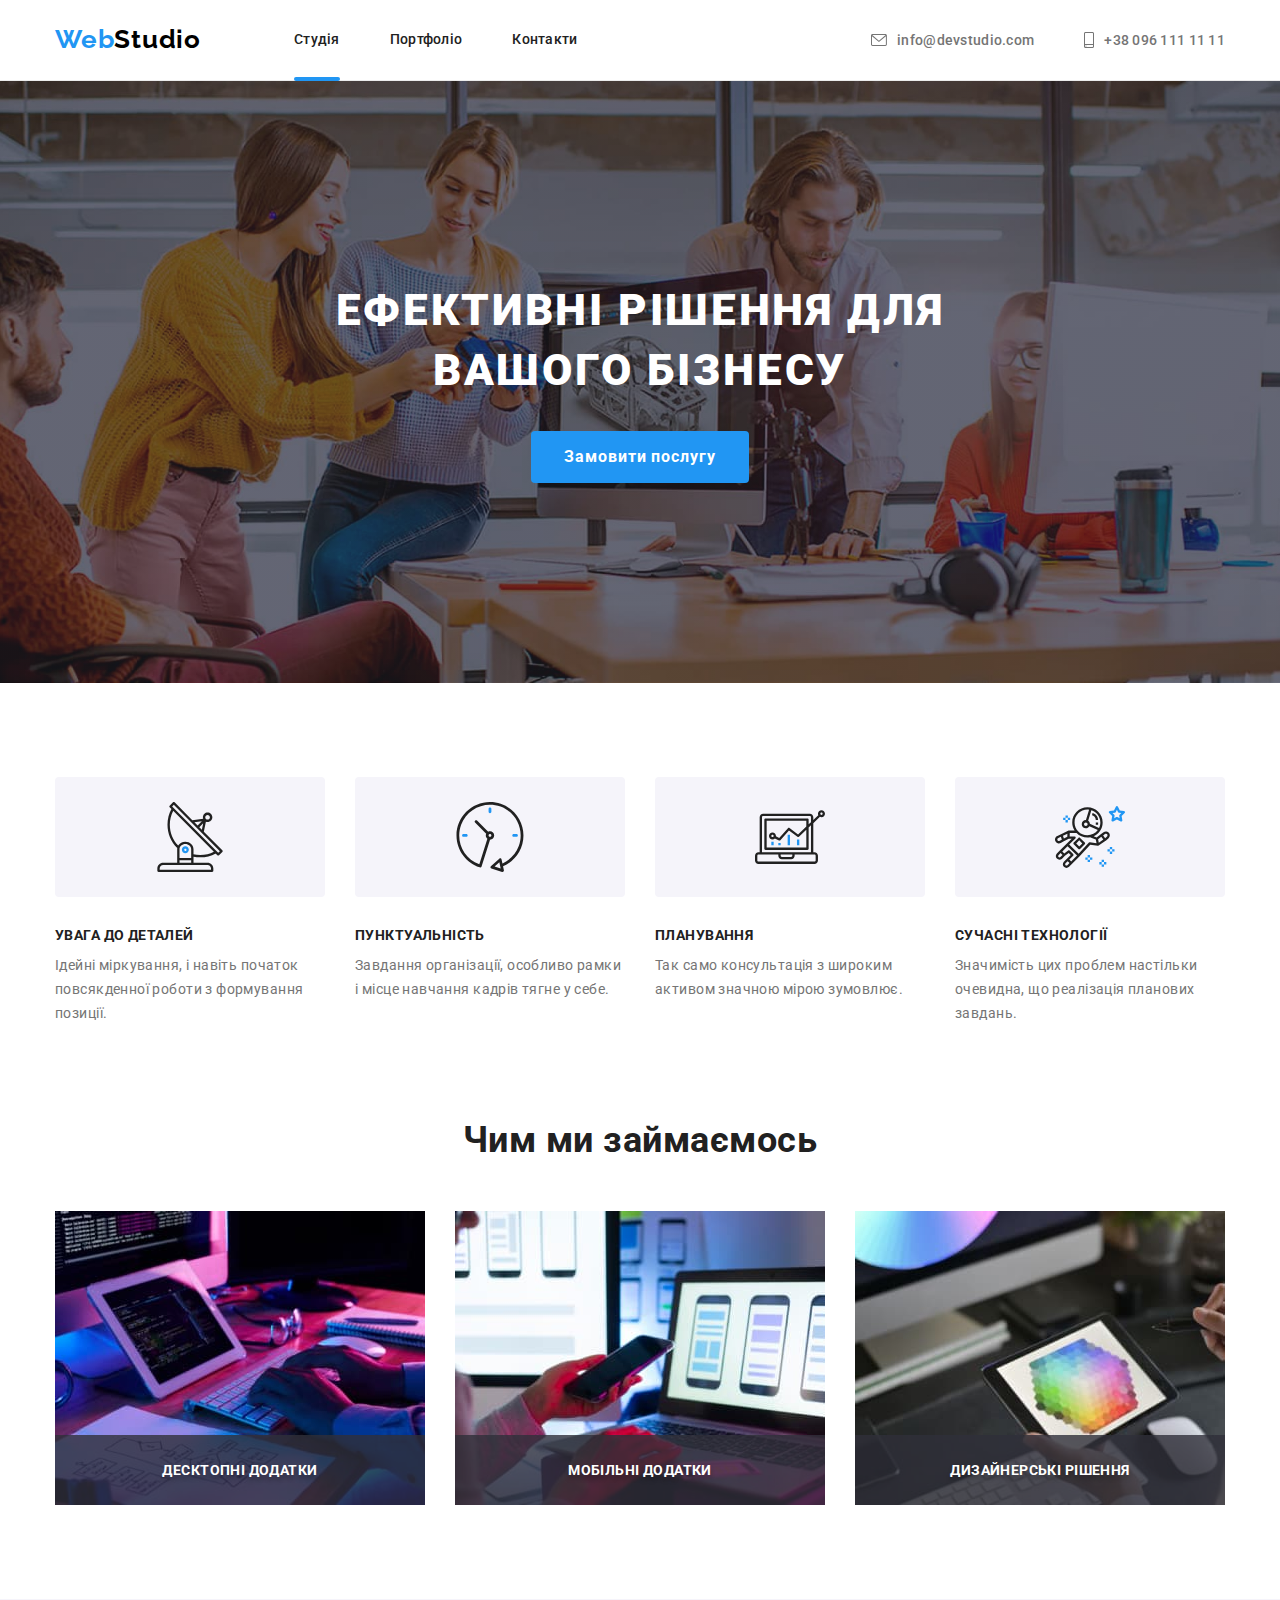
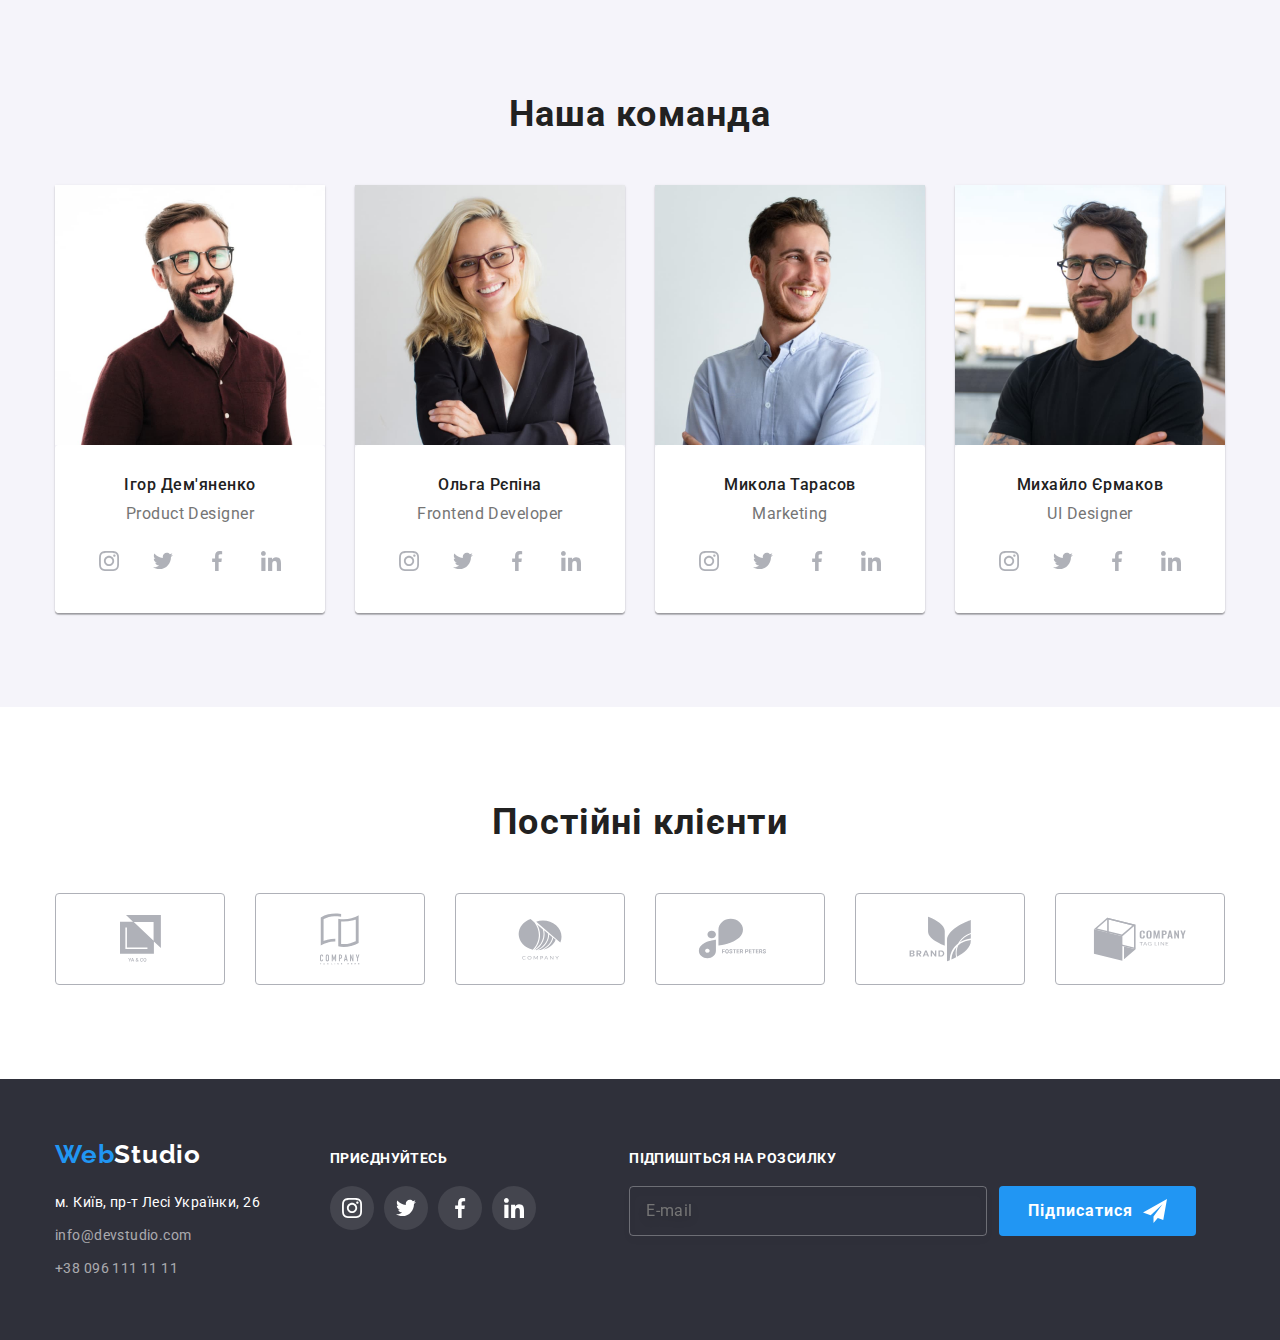
<file: index.html>
<!DOCTYPE html>
<html lang="uk">
  <head>
    <meta charset="UTF-8" />
    <meta name="description" content="Ефективні рішення для вашого бізнесу" />
    <meta http-equiv="X-UA-Compatible" content="IE=edge" />
    <title>Web Studio (Verion 2.1)</title>
    <!-- Шрифти -->
    <link rel="preconnect" href="https://fonts.googleapis.com" />
    <link rel="preconnect" href="https://fonts.gstatic.com" crossorigin />
    <link
      href="https://fonts.googleapis.com/css2?family=Raleway:wght@700&family=Roboto:wght@400;500;700;900&display=swap"
      rel="stylesheet"
    />
    <!--Нормалізатор-->
    <link
      rel="stylesheet"
      href="https://cdnjs.cloudflare.com/ajax/libs/modern-normalize/1.1.0/modern-normalize.min.css"
    />
    <!-- Стилі -->
    <link rel="stylesheet" href="./css/styles.css" />
  </head>
  <body>
    <!--Шапка сайту-->
    <header class="header">
      <div class="container container-header">
        <a class="site-logo" href="./index.html">Web<span class="logo-black">Studio</span></a>
        <nav class="header-navigation">
          <ul class="heder-navi-list list">
            <!--Посилання для переходу на інші сторінки нашого сайту-->
            <li class="list">
              <a class="list-description touch" href="./index.html">Студія</a>
            </li>
            <li class="list"><a class="list-description" href="./portfolio.html">Портфоліо</a></li>
            <li class="list"><a class="list-description" href="">Контакти</a></li>
          </ul>
        </nav>
        <ul class="list-contacts list">
          <li class="list-con">
            <a class="header-contact header-mail" href="mailto:info@devstudio.com">
              <svg class="contact-icon" width="16" height="12">
                <use href="./images/icons.svg#icon-header-letter"></use>
              </svg>
              info@devstudio.com
            </a>
          </li>
          <li class="list-con">
            <a class="header-contact header-phone" href="tel:+380961111111">
              <svg class="contact-icon" width="10" height="16">
                <use href="./images/icons.svg#icon-header-smartphone"></use>
              </svg>
              +38 096 111 11 11</a
            >
          </li>
        </ul>
      </div>
    </header>
    <!--Основний контент-->
    <main class="main">
      <!--Заголовок-->
      <section class="section-head section">
        <div class="container head-bground">
          <h1 class="head-text">Ефективні рішення для вашого бізнесу</h1>
          <button type="button" class="button-order" data-modal-open>Замовити послугу</button>
        </div>
      </section>
      <!--Особливості-->
      <section class="section specials">
        <div class="container">
          <h2 class="visually-hidden">Особливсоті команди</h2>
          <ul class="list-specials list">
            <li class="list-specials-item list-icon-one">
              <div class="specials-icon">
                <svg class="list-icon" width="70px" height="70px">
                  <use href="./images/icons.svg#icon-skills-antenna"></use>
                </svg>
              </div>
              <h3 class="specials-head">Увага до деталей</h3>
              <p class="specials-paragraph">
                Ідейні міркування, і навіть початок повсякденної роботи з формування позиції.
              </p>
            </li>
            <li class="list-specials-item list-icon-two">
              <div class="specials-icon">
                <svg class="list-icon" width="70" height="70">
                  <use href="./images/icons.svg#icon-skills-clock"></use>
                </svg>
              </div>
              <h3 class="specials-head">Пунктуальність</h3>
              <p class="specials-paragraph">
                Завдання організації, особливо рамки і місце навчання кадрів тягне у себе.
              </p>
            </li>
            <li class="list-specials-item list-icon-three">
              <div class="specials-icon">
                <svg class="list-icon" width="70" height="70">
                  <use href="./images/icons.svg#icon-skills-diagram"></use>
                </svg>
              </div>
              <h3 class="specials-head">Планування</h3>
              <p class="specials-paragraph">
                Так само консультація з широким активом значною мірою зумовлює.
              </p>
            </li>
            <li class="list-specials-item list-icon-four">
              <div class="specials-icon">
                <svg class="list-icon" width="70" height="70">
                  <use href="./images/icons.svg#icon-skills-astronaut"></use>
                </svg>
              </div>
              <h3 class="specials-head">Сучасні технології</h3>
              <p class="specials-paragraph">
                Значимість цих проблем настільки очевидна, що реалізація планових завдань.
              </p>
            </li>
          </ul>
        </div>
      </section>
      <!--Чим ми займаємось-->
      <section class="section work">
        <div class="container">
          <h2 class="work-head">Чим ми займаємось</h2>
          <ul class="work-list list">
            <li class="work-item">
              <div class="work-img">
                <img
                  class="work-image"
                  src="images/img1.jpg"
                  alt="Ipad Air з клавіатурою на сірому дерев'яному столі"
                  width="370"
                  height="294"
                />
                <div class="work-img-text">десктопні додатки</div>
              </div>
            </li>
            <li class="work-item">
              <div class="work-img">
                <img
                  class="work-image"
                  src="images/img2.jpg"
                  alt="Iphone в руці та ноутбук на столі"
                  width="370"
                  height="294"
                />
                <div class="work-img-text">мобільні додатки</div>
              </div>
            </li>
            <li class="work-item">
              <div class="work-img">
                <img
                  class="work-image"
                  src="images/img3.jpg"
                  alt="Ipad в руці з кольоровою картинкою"
                  width="370"
                  height="294"
                />
                <div class="work-img-text">дизайнерські рішення</div>
              </div>
            </li>
          </ul>
        </div>
      </section>
      <!--Наша команда-->
      <section class="section team">
        <div class="container">
          <h2 class="team-head">Наша команда</h2>
          <ul class="team-list list">
            <li class="team-item">
              <img
                class="team-image"
                src="images/img4.jpg"
                alt="Чоловік в окулярах посміхається"
                width="270"
                height="260"
              />
              <div class="teamate-cntnr">
                <h3 class="teamate">Ігор Дем'яненко</h3>
                <p class="teamate-position">Product Designer</p>
                <ul class="team-icons-list list">
                  <li class="team-icons-item">
                    <a class="team-icons-link" href="">
                      <svg class="team-icon" width="20" height="20">
                        <use href="./images/icons.svg#icon-cmnd-instagram"></use>
                      </svg>
                    </a>
                  </li>
                  <li class="team-icons-item">
                    <a class="team-icons-link" href="">
                      <svg class="team-icon" width="20" height="20">
                        <use href="./images/icons.svg#icon-cmnd-twitter"></use>
                      </svg>
                    </a>
                  </li>
                  <li class="team-icons-item">
                    <a class="team-icons-link" href="">
                      <svg class="team-icon" width="20" height="20">
                        <use href="./images/icons.svg#icon-cmnd-facebook"></use>
                      </svg>
                    </a>
                  </li>
                  <li class="team-icons-item">
                    <a class="team-icons-link" href="">
                      <svg class="team-icon" width="20" height="20">
                        <use href="./images/icons.svg#icon-cmnd-linkedin"></use>
                      </svg>
                    </a>
                  </li>
                </ul>
              </div>
            </li>

            <li class="team-item">
              <img
                class="team-image"
                src="images/img5.jpg"
                alt="Світловолоса жінка в окулярах посміхається"
                width="270"
                height="260"
              />
              <div class="teamate-cntnr">
                <h3 class="teamate">Ольга Рєпіна</h3>
                <p class="teamate-position">Frontend Developer</p>
                <ul class="team-icons-list list">
                  <li class="team-icons-item">
                    <a class="team-icons-link" href="">
                      <svg class="team-icon" width="20" height="20">
                        <use href="./images/icons.svg#icon-cmnd-instagram"></use>
                      </svg>
                    </a>
                  </li>
                  <li class="team-icons-item">
                    <a class="team-icons-link" href="">
                      <svg class="team-icon" width="20" height="20">
                        <use href="./images/icons.svg#icon-cmnd-twitter"></use>
                      </svg>
                    </a>
                  </li>
                  <li class="team-icons-item">
                    <a class="team-icons-link" href="">
                      <svg class="team-icon" width="20" height="20">
                        <use href="./images/icons.svg#icon-cmnd-facebook"></use>
                      </svg>
                    </a>
                  </li>
                  <li class="team-icons-item">
                    <a class="team-icons-link" href="">
                      <svg class="team-icon" width="20" height="20">
                        <use href="./images/icons.svg#icon-cmnd-linkedin"></use>
                      </svg>
                    </a>
                  </li>
                </ul>
              </div>
            </li>
            <li class="team-item">
              <img
                class="team-image"
                src="images/img6.jpg"
                alt="Чоловік в голубій сорочці посміхається"
                width="270"
                height="260"
              />
              <div class="teamate-cntnr">
                <h3 class="teamate">Микола Тарасов</h3>
                <p class="teamate-position">Marketing</p>
                <ul class="team-icons-list list">
                  <li class="team-icons-item">
                    <a class="team-icons-link" href="">
                      <svg class="team-icon" width="20" height="20">
                        <use href="./images/icons.svg#icon-cmnd-instagram"></use>
                      </svg>
                    </a>
                  </li>
                  <li class="team-icons-item">
                    <a class="team-icons-link" href="">
                      <svg class="team-icon" width="20" height="20">
                        <use href="./images/icons.svg#icon-cmnd-twitter"></use>
                      </svg>
                    </a>
                  </li>
                  <li class="team-icons-item">
                    <a class="team-icons-link" href="">
                      <svg class="team-icon" width="20" height="20">
                        <use href="./images/icons.svg#icon-cmnd-facebook"></use>
                      </svg>
                    </a>
                  </li>
                  <li class="team-icons-item">
                    <a class="team-icons-link" href="">
                      <svg class="team-icon" width="20" height="20">
                        <use href="./images/icons.svg#icon-cmnd-linkedin"></use>
                      </svg>
                    </a>
                  </li>
                </ul>
              </div>
            </li>
            <li class="team-item">
              <img
                class="team-image"
                src="images/img7.jpg"
                alt="Чоловік з бродою в темній футболці посміхається"
                width="270"
                height="260"
              />
              <div class="teamate-cntnr">
                <h3 class="teamate">Михайло Єрмаков</h3>
                <p class="teamate-position">UI Designer</p>
                <ul class="team-icons-list list">
                  <li class="team-icons-item">
                    <a class="team-icons-link" href="">
                      <svg class="team-icon" width="20" height="20">
                        <use href="./images/icons.svg#icon-cmnd-instagram"></use>
                      </svg>
                    </a>
                  </li>
                  <li class="team-icons-item">
                    <a class="team-icons-link" href="">
                      <svg class="team-icon" width="20" height="20">
                        <use href="./images/icons.svg#icon-cmnd-twitter"></use>
                      </svg>
                    </a>
                  </li>
                  <li class="team-icons-item">
                    <a class="team-icons-link" href="">
                      <svg class="team-icon" width="20" height="20">
                        <use href="./images/icons.svg#icon-cmnd-facebook"></use>
                      </svg>
                    </a>
                  </li>
                  <li class="team-icons-item">
                    <a class="team-icons-link" href="">
                      <svg class="team-icon" width="20" height="20">
                        <use href="./images/icons.svg#icon-cmnd-linkedin"></use>
                      </svg>
                    </a>
                  </li>
                </ul>
              </div>
            </li>
          </ul>
        </div>
      </section>
      <!-- постійні клієнти -->
      <section class="section clients">
        <div class="container">
          <h2 class="clients-title">Постійні клієнти</h2>
          <ul class="clients-list list">
            <li class="clients-item">
              <a class="clients-link" href="">
                <svg class="clients-icon" width="41" height="47">
                  <use href="./images/icons.svg#icon-group-clients1"></use>
                </svg>
              </a>
            </li>
            <li class="clients-list-item">
              <a class="clients-link" href="">
                <svg class="clients-icon" width="40" height="52">
                  <use href="./images/icons.svg#icon-group-clients2"></use>
                </svg>
              </a>
            </li>
            <li class="clients-list-item">
              <a class="clients-link" href="">
                <svg class="clients-icon" width="44" height="42">
                  <use href="./images/icons.svg#icon-group-clients3"></use>
                </svg>
              </a>
            </li>
            <li class="clients-list-item">
              <a class="clients-link" href="">
                <svg class="clients-icon" width="85" height="41">
                  <use href="./images/icons.svg#icon-group-clients4"></use>
                </svg>
              </a>
            </li>
            <li class="clients-list-item">
              <a class="clients-link" href="">
                <svg class="clients-icon" width="63" height="46">
                  <use href="./images/icons.svg#icon-group-clients5"></use>
                </svg>
              </a>
            </li>
            <li class="clients-list-item">
              <a class="clients-link" href="">
                <svg class="clients-icon" width="94" height="44">
                  <use href="./images/icons.svg#icon-group-clients6"></use>
                </svg>
              </a>
            </li>
          </ul>
        </div>
      </section>
    </main>

    <!--Нижня частина Footer -->

    <footer class="footer">
      <div class="container footer-flex">
        <div class="footer-adress">
          <a class="footer-site-logo logofooter" href="./index.html"
            >Web<span class="logo-white">Studio</span></a
          >
          <address class="adress">
            <ul class="adress-list list">
              <li class="adress-item">
                <a
                  class="link"
                  href="https://goo.gl/maps/pMzpVghWTdphN7kk7"
                  target="_blank"
                  rel="noopener noreferrer"
                  >м. Київ, пр-т Лесі Українки, 26
                </a>
              </li>
              <li class="adress-item">
                <a class="footer-contact" href="mailto:info@devstudio.com">info@devstudio.com</a>
              </li>
              <li class="adress-item">
                <a class="footer-contact" href="tel:+380961111111">+38 096 111 11 11</a>
              </li>
            </ul>
          </address>
        </div>
        <div class="footer-links-flex">
          <p class="footer-links-text">Приєднуйтесь</p>
          <ul class="footer-icons-list list">
            <li class="footer-icons-item">
              <a class="footer-icons-link" href="">
                <svg class="footer-icon" width="20" height="20">
                  <use href="./images/icons.svg#icon-cmnd-instagram"></use>
                </svg>
              </a>
            </li>
            <li class="footer-icons-item">
              <a class="footer-icons-link" href="">
                <svg class="footer-icon" width="20" height="20">
                  <use href="./images/icons.svg#icon-cmnd-twitter"></use>
                </svg>
              </a>
            </li>
            <li class="footer-icons-item">
              <a class="footer-icons-link" href="">
                <svg class="footer-icon" width="20" height="20">
                  <use href="./images/icons.svg#icon-cmnd-facebook"></use>
                </svg>
              </a>
            </li>
            <li class="footer-icons-item">
              <a class="footer-icons-link" href="">
                <svg class="footer-icon" width="20" height="20">
                  <use href="./images/icons.svg#icon-cmnd-linkedin"></use>
                </svg>
              </a>
            </li>
          </ul>
        </div>

        <!-- кнопка підписатися -->

        <form class="footer-form" action="#">
          <p class="footer-form-title">Підпишіться на розсилку</p>
          <div class="subscrtibe-wrapper">
            <input
              id="footer-subscribe-email"
              class="footer-form-input input-highlight"
              type="email"
              name="subscribe-email"
              placeholder="E-mail"
              required
            />
            <button class="footer-form-submit" type="submit">
              Підписатися
              <svg class="footer-btn-icon" width="24" height="24">
                <use href="./images/icons.svg#icon-icon-send"></use>
              </svg>
            </button>
          </div>
        </form>
      </div>
    </footer>

    <!-- Modal + Backdrop -->

    <div class="backdrop is-hidden" data-modal>
      <div class="modal">
        <form class="registration-form" name="registration-form" autocomplete="on">
          <strong class="form-title">Залиште свої дані, ми вам передзвонимо</strong>
          <div class="form-items" role="group">
            <label class="form-field">
              <span class="form-label">Ім'я</span>
              <input class="form-input" type="text" name="user-name" required />
              <svg class="form-icon" width="18" height="18">
                <use href="./images/icons.svg#icon-email-black"></use>
              </svg>
            </label>
            <label class="form-field">
              <span class="form-label">Телефон</span>
              <input class="form-input" type="text" name="user-phone" required />
              <svg class="form-icon" width="18" height="18">
                <use href="./images/icons.svg#icon-phone-black"></use>
              </svg>
            </label>
            <label class="form-field">
              <span class="form-label">Пошта</span>
              <input class="form-input" type="email" name="user-mail" required />
              <svg class="form-icon" width="18" height="18">
                <use href="./images/icons.svg#icon-person-black"></use>
              </svg>
            </label>
            <label class="form-field">
              <span class="form-label">Коментар</span>
              <textarea
                class="form-message"
                name="user-message"
                rows="6"
                placeholder="Введіть текст"
              ></textarea>
            </label>
          </div>

          <label class="form-agreement">
            <input class="form-checkbox" type="checkbox" />
            <svg class="form-checkbox-icon" width="16" height="16">
              <use class="form-icon-unchecked" href="./images/icons.svg#icon-unchecked"></use>
              <use class="form-icon-checked" href="./images/icons.svg#icon-checked"></use>
            </svg>
            <span class="form-agreement-text"
              >Погоджуюся з розсилкою та приймаю
              <a class="form-agreement-link" href="">Умови договору</a>
            </span>
          </label>

          <button class="form-btn" type="submit">Відправити</button>
        </form>

        <button type="button" class="modal-close-button" data-modal-close>
          <svg class="close-modal-icon" width="11" height="11">
            <use href="./images/icons.svg#icon-close-black"></use>
          </svg>
        </button>
      </div>
    </div>
    <script src="./js/modal.js"></script>
  </body>
</html>
</file>
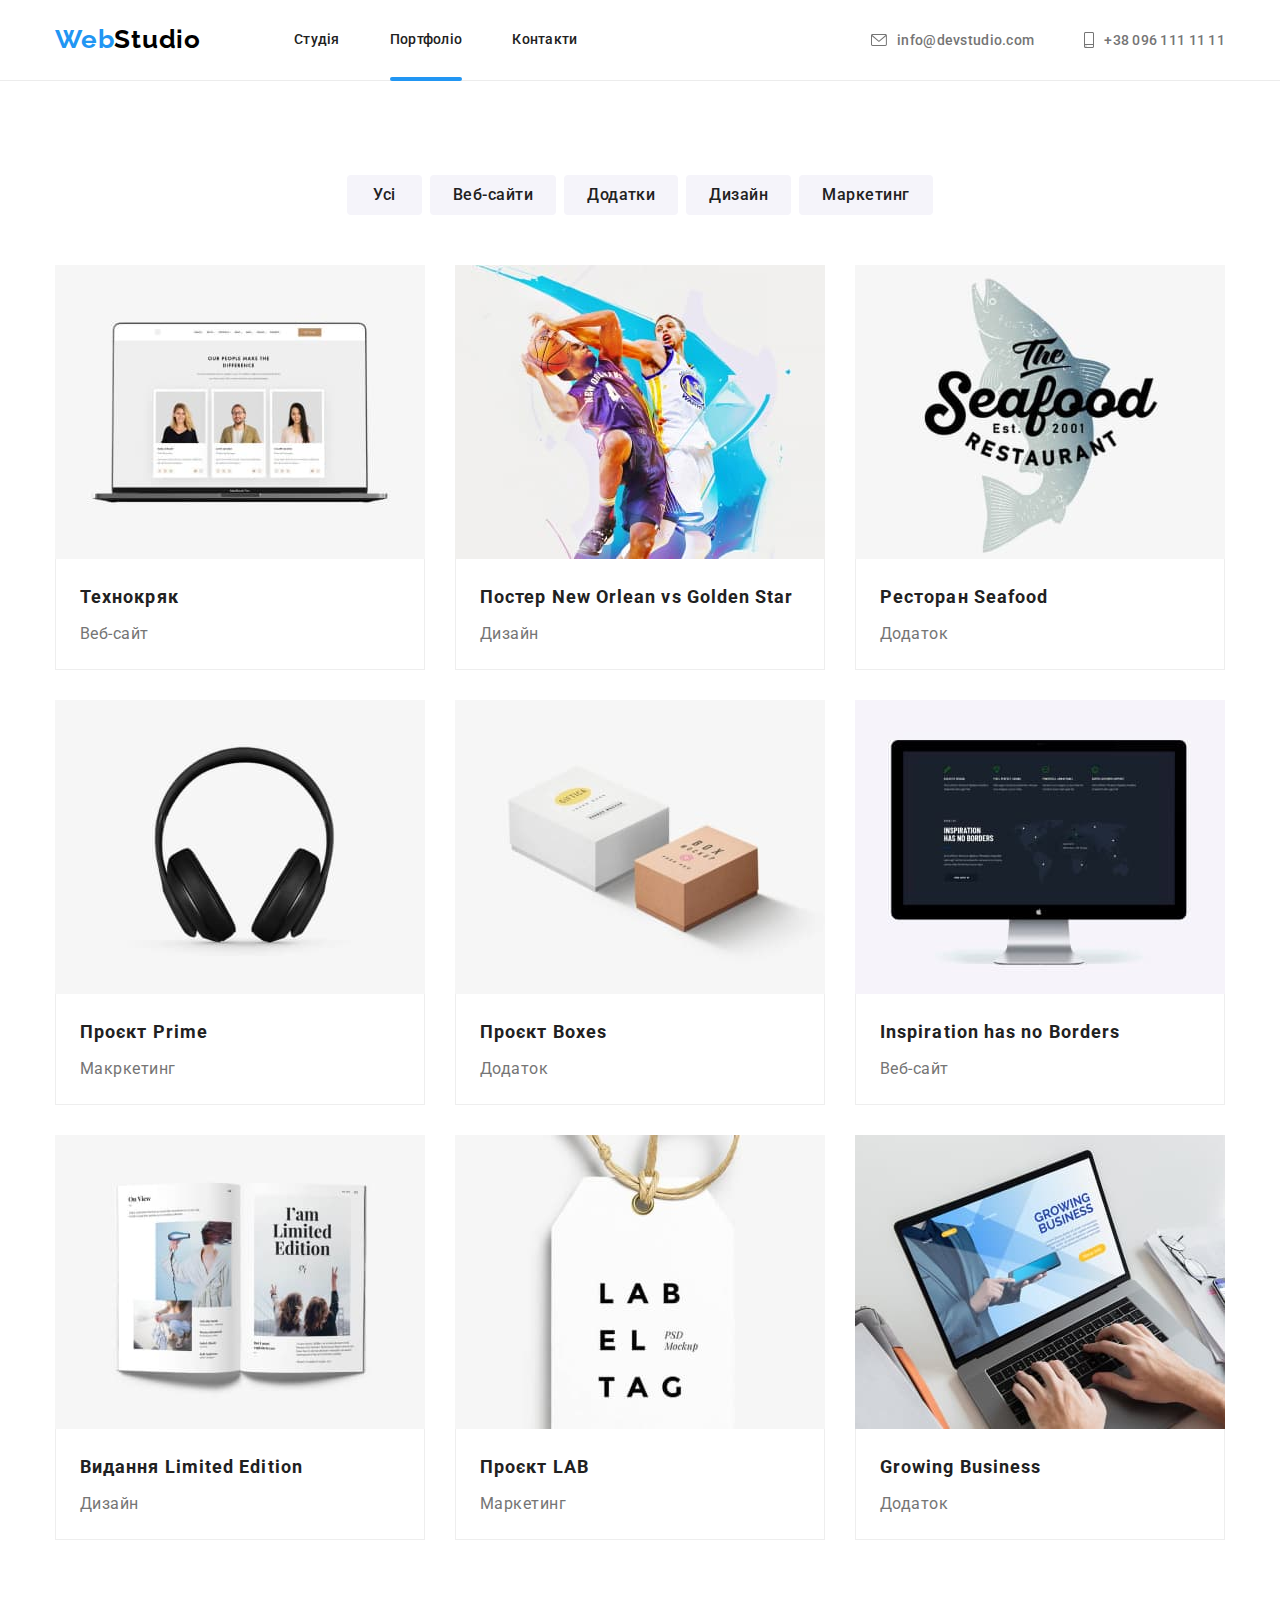
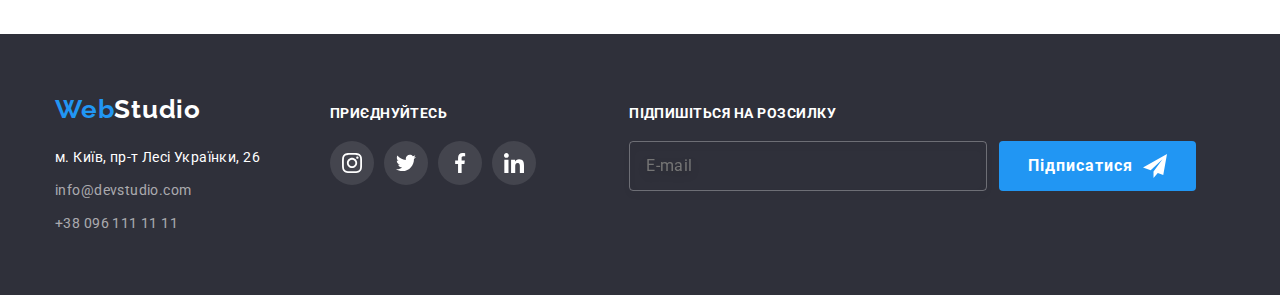
<file: portfolio.html>
<!DOCTYPE html>
<html lang="uk">
  <head>
    <meta charset="UTF-8" />
    <meta name="description" content="Ефективні рішення для вашого бізнесу" />
    <meta http-equiv="X-UA-Compatible" content="IE=edge" />
    <title>Web Studio (Verion 2.1)</title>
    <!-- Шрифти -->
    <link rel="preconnect" href="https://fonts.googleapis.com" />
    <link rel="preconnect" href="https://fonts.gstatic.com" crossorigin />
    <link
      href="https://fonts.googleapis.com/css2?family=Raleway:wght@700&family=Roboto:wght@400;500;700;900&display=swap"
      rel="stylesheet"
    />
    <!--Нормалізатор-->
    <link
      rel="stylesheet"
      href="https://cdnjs.cloudflare.com/ajax/libs/modern-normalize/1.1.0/modern-normalize.min.css"
    />
    <!-- Стилі -->
    <link rel="stylesheet" href="./css/styles.css" />
  </head>
  <body>
    <!--Шапка сайту-->
    <header class="header">
      <div class="container container-header">
        <a class="site-logo" href="./index.html">Web<span class="logo-black">Studio</span></a>
        <nav class="header-navigation">
          <ul class="heder-navi-list list">
            <!--Посилання для переходу на інші сторінки нашого сайту-->
            <li class="list">
              <a class="list-description" href="./index.html">Студія</a>
            </li>
            <li class="list">
              <a class="list-description touch" href="./portfolio.html">Портфоліо</a>
            </li>
            <li class="list"><a class="list-description" href="">Контакти</a></li>
          </ul>
        </nav>
        <ul class="list-contacts list">
          <li class="list-con">
            <a class="header-contact header-mail" href="mailto:info@devstudio.com">
              <svg class="contact-icon" width="16" height="12">
                <use href="./images/icons.svg#icon-header-letter"></use>
              </svg>
              info@devstudio.com
            </a>
          </li>
          <li class="list-con">
            <a class="header-contact header-phone" href="tel:+380961111111">
              <svg class="contact-icon" width="10" height="16">
                <use href="./images/icons.svg#icon-header-smartphone"></use>
              </svg>
              +38 096 111 11 11</a
            >
          </li>
        </ul>
      </div>
    </header>
    <!--Контент портфоліо-->
    <main class="portpholio-main">
      <section class="section portpholio">
        <div class="container">
          <h1 class="visually-hidden">Кнопки з проектами</h1>
          <ul class="buttons-folio-list list">
            <li class="button-description-f">
              <button type="button" class="inlist-button-pholio all">Усі</button>
            </li>
            <li class="button-description-f">
              <button type="button" class="inlist-button-pholio">Веб-сайти</button>
            </li>
            <li class="button-description-f">
              <button type="button" class="inlist-button-pholio">Додатки</button>
            </li>
            <li class="button-description-f">
              <button type="button" class="inlist-button-pholio">Дизайн</button>
            </li>
            <li class="button-description-f">
              <button type="button" class="inlist-button-pholio">Маркетинг</button>
            </li>
          </ul>
          <!--Фото проектів-->
          <ul class="projects list">
            <li class="project-card">
              <a class="links portfolio-link" href="">
                <div class="portfolio-link-photo">
                  <img
                    src="./images/portpholio/img.jpg"
                    alt="ноутбук з відкритим сайтом технокряка"
                    width="370"
                    height="294"
                  />
                  <p class="portfolio-overlay">
                    Ресурс пропонує комплексні пропозиції з різним рівнем функціоналу та сервісів.
                    Все це дозволить відвідувачу отримати вичерпні відомості про компанію чи
                    приватну особу.
                  </p>
                </div>
                <div class="portfolio-pictures">
                  <h2 class="project-head">Технокряк</h2>
                  <p class="project-info">Веб-сайт</p>
                </div>
              </a>
            </li>
            <li class="project-card">
              <a class="links portfolio-link" href="">
                <div class="portfolio-link-photo">
                  <img
                    src="./images/portpholio/img(1).jpg"
                    alt="два баскетболіста з мячем в руках"
                    width="370"
                    height="294"
                  />
                  <p class="portfolio-overlay">
                    Ресурс пропонує комплексні пропозиції з різним рівнем функціоналу та сервісів.
                    Все це дозволить відвідувачу отримати вичерпні відомості про компанію чи
                    приватну особу.
                  </p>
                </div>
                <div class="portfolio-pictures">
                  <h2 class="project-head">Постер New Orlean vs Golden Star</h2>
                  <p class="project-info">Дизайн</p>
                </div>
              </a>
            </li>
            <li class="project-card">
              <a class="links portfolio-link" href="">
                <div class="portfolio-link-photo">
                  <img
                    src="./images/portpholio/img(2).jpg"
                    alt="логотип ресторана Seafood"
                    width="370"
                    height="294"
                  />
                  <p class="portfolio-overlay">
                    Ресурс пропонує комплексні пропозиції з різним рівнем функціоналу та сервісів.
                    Все це дозволить відвідувачу отримати вичерпні відомості про компанію чи
                    приватну особу.
                  </p>
                </div>
                <div class="portfolio-pictures">
                  <h2 class="project-head">Ресторан Seafood</h2>
                  <p class="project-info">Додаток</p>
                </div>
              </a>
            </li>
            <li class="project-card">
              <a class="links portfolio-link" href="">
                <div class="portfolio-link-photo">
                  <img
                    src="./images/portpholio/img(3).jpg"
                    alt="безпровідні чорні навушники"
                    width="370"
                    height="294"
                  />
                  <p class="portfolio-overlay">
                    Ресурс пропонує комплексні пропозиції з різним рівнем функціоналу та сервісів.
                    Все це дозволить відвідувачу отримати вичерпні відомості про компанію чи
                    приватну особу.
                  </p>
                </div>
                <div class="portfolio-pictures">
                  <h2 class="project-head">Проєкт Prime</h2>
                  <p class="project-info">Макркетинг</p>
                </div>
              </a>
            </li>
            <li class="project-card">
              <a class="links portfolio-link" href="">
                <div class="portfolio-link-photo">
                  <img
                    src="./images/portpholio/img(4).jpg"
                    alt="2 закриті картонних коробки"
                    width="370"
                    height="294"
                  />
                  <p class="portfolio-overlay">
                    Ресурс пропонує комплексні пропозиції з різним рівнем функціоналу та сервісів.
                    Все це дозволить відвідувачу отримати вичерпні відомості про компанію чи
                    приватну особу.
                  </p>
                </div>
                <div class="portfolio-pictures">
                  <h2 class="project-head">Проєкт Boxes</h2>
                  <p class="project-info">Додаток</p>
                </div>
              </a>
            </li>
            <li class="project-card">
              <a class="links portfolio-link" href="">
                <div class="portfolio-link-photo">
                  <img
                    src="./images/portpholio/img(5).jpg"
                    alt="iMac з відкритим сайтом"
                    width="370"
                    height="294"
                  />
                  <p class="portfolio-overlay">
                    Ресурс пропонує комплексні пропозиції з різним рівнем функціоналу та сервісів.
                    Все це дозволить відвідувачу отримати вичерпні відомості про компанію чи
                    приватну особу.
                  </p>
                </div>
                <div class="portfolio-pictures">
                  <h2 class="project-head">Inspiration has no Borders</h2>
                  <p class="project-info">Веб-сайт</p>
                </div>
              </a>
            </li>
            <li class="project-card">
              <a class="links portfolio-link" href="">
                <div class="portfolio-link-photo">
                  <img
                    src="./images/portpholio/img(6).jpg"
                    alt="відкрита книга з текстом та картинками"
                    width="370"
                    height="294"
                  />
                  <p class="portfolio-overlay">
                    Ресурс пропонує комплексні пропозиції з різним рівнем функціоналу та сервісів.
                    Все це дозволить відвідувачу отримати вичерпні відомості про компанію чи
                    приватну особу.
                  </p>
                </div>
                <div class="portfolio-pictures">
                  <h2 class="project-head">Видання Limited Edition</h2>
                  <p class="project-info">Дизайн</p>
                </div>
              </a>
            </li>
            <li class="project-card">
              <a class="links portfolio-link" href="">
                <div class="portfolio-link-photo">
                  <img
                    src="./images/portpholio/img(7).jpg"
                    alt="білий ярлик з текстом"
                    width="370"
                    height="294"
                  />
                  <p class="portfolio-overlay">
                    Ресурс пропонує комплексні пропозиції з різним рівнем функціоналу та сервісів.
                    Все це дозволить відвідувачу отримати вичерпні відомості про компанію чи
                    приватну особу.
                  </p>
                </div>
                <div class="portfolio-pictures">
                  <h2 class="project-head">Проєкт LAB</h2>
                  <p class="project-info">Маркетинг</p>
                </div>
              </a>
            </li>
            <li class="project-card">
              <a class="links portfolio-link" href="">
                <div class="portfolio-link-photo">
                  <img
                    src="./images/portpholio/img(8).jpg"
                    alt="презентація додатка на MacBook"
                    width="370"
                    height="294"
                  />
                  <p class="portfolio-overlay">
                    Ресурс пропонує комплексні пропозиції з різним рівнем функціоналу та сервісів.
                    Все це дозволить відвідувачу отримати вичерпні відомості про компанію чи
                    приватну особу.
                  </p>
                </div>
                <div class="portfolio-pictures">
                  <h2 class="project-head">Growing Business</h2>
                  <p class="project-info">Додаток</p>
                </div>
              </a>
            </li>
          </ul>
        </div>
      </section>
    </main>
    <!--Нижня частина Footer -->

    <footer class="footer">
      <div class="container footer-flex">
        <div class="footer-adress">
          <a class="footer-site-logo logofooter" href="./index.html"
            >Web<span class="logo-white">Studio</span></a
          >
          <address class="adress">
            <ul class="adress-list list">
              <li class="adress-item">
                <a
                  class="link"
                  href="https://goo.gl/maps/pMzpVghWTdphN7kk7"
                  target="_blank"
                  rel="noopener noreferrer"
                  >м. Київ, пр-т Лесі Українки, 26
                </a>
              </li>
              <li class="adress-item">
                <a class="footer-contact" href="mailto:info@devstudio.com">info@devstudio.com</a>
              </li>
              <li class="adress-item">
                <a class="footer-contact" href="tel:+380961111111">+38 096 111 11 11</a>
              </li>
            </ul>
          </address>
        </div>
        <div class="footer-links-flex">
          <p class="footer-links-text">Приєднуйтесь</p>
          <ul class="footer-icons-list list">
            <li class="footer-icons-item">
              <a class="footer-icons-link" href="">
                <svg class="footer-icon" width="20" height="20">
                  <use href="./images/icons.svg#icon-cmnd-instagram"></use>
                </svg>
              </a>
            </li>
            <li class="footer-icons-item">
              <a class="footer-icons-link" href="">
                <svg class="footer-icon" width="20" height="20">
                  <use href="./images/icons.svg#icon-cmnd-twitter"></use>
                </svg>
              </a>
            </li>
            <li class="footer-icons-item">
              <a class="footer-icons-link" href="">
                <svg class="footer-icon" width="20" height="20">
                  <use href="./images/icons.svg#icon-cmnd-facebook"></use>
                </svg>
              </a>
            </li>
            <li class="footer-icons-item">
              <a class="footer-icons-link" href="">
                <svg class="footer-icon" width="20" height="20">
                  <use href="./images/icons.svg#icon-cmnd-linkedin"></use>
                </svg>
              </a>
            </li>
          </ul>
        </div>

        <!-- кнопка підписатися -->

        <form class="footer-form" action="#">
          <p class="footer-form-title">Підпишіться на розсилку</p>
          <div class="subscrtibe-wrapper">
            <input
              id="footer-subscribe-email"
              class="footer-form-input input-highlight"
              type="email"
              name="subscribe-email"
              placeholder="E-mail"
              required
            />
            <button class="footer-form-submit" type="submit">
              Підписатися
              <svg class="footer-btn-icon" width="24" height="24">
                <use href="./images/icons.svg#icon-icon-send"></use>
              </svg>
            </button>
          </div>
        </form>
      </div>
    </footer>
  </body>
</html>
</file>
<file: css/styles.css>
:root {
  /*основні кольори*/
  --primary-text-color: #212121;
  --secondary-text-color: rgb(117, 117, 117);
  --white-text-color: #ffffff;
  --accent-color: rgb(33, 150, 243);
  --black-logo-color: #000000;
  --footer-text-color: rgba(255, 255, 255, 0.6);
  --white-background-color: #ffffff;
  --head-background-color: #2f303a;
  --team-background-color: #f5f4fa;
}
/*каркас сайту*/
body {
  font-family: 'Roboto';
  font-style: normal;
  letter-spacing: 0.03em;
  background-color: var(--white-background-color);
  color: var(--primary-text-color);
}

.section {
  padding-top: 94px;
  padding-bottom: 94px;
}

/* ---------- */

.container {
  margin-left: auto;
  margin-right: auto;
  max-width: 1200px;
  padding-left: 15px;
  padding-right: 15px;
}
.list {
  margin: 0;
  padding: 0;
}

.visually-hidden {
  position: absolute;
  width: 1px;
  height: 1px;
  margin: -1px;
  border: 0;
  padding: 0;

  white-space: nowrap;
  clip-path: inset(100%);
  clip: rect(0 0 0 0);
  overflow: hidden;
}

h1,
h2,
h3,
h4,
h5,
h6,
p {
  margin: 0;
}

ul {
  list-style: none;
}

a {
  text-decoration: none;
}

.button-order,
.inlist-button-pholio {
  cursor: pointer;
}

img {
  display: block;
}

input,
textarea {
  outline: transparent;
}

/*-----header---------*/
.header {
  border-bottom: 1px solid #ececec;
}
.container-header {
  display: flex;
  align-items: center;
}

.heder-navi-list {
  display: flex;
  align-items: center;
  margin-left: 93px;
}

.heder-navi-list .list:not(:last-child) {
  margin-right: 50px;
}

.heder-navi-list .list-description {
  display: block;
  padding-top: 32px;
  padding-bottom: 32px;
}

.list-contacts .header-contact + .header-contact {
  margin-left: 50px;
}

.list-contacts {
  display: flex;
  margin-left: auto;
}

.list-contacts .list-con + .list-con {
  margin-left: 50px;
}

.header-navigation {
  display: flex;
  align-items: center;

  font-weight: 500;
  font-size: 14px;
  line-height: 1.14;
  letter-spacing: 0.02em;
  color: var(--primary-text-color);
}

.list-description {
  position: relative;
  font-weight: 500;
  font-size: 14px;
  line-height: 1.14;
  letter-spacing: 0.02em;
  color: var(--primary-text-color);

  transition: color 250ms cubic-bezier(0.4, 0, 0.2, 1);
}

.list-description.touch::after {
  position: absolute;
  display: block;
  content: '';
  width: 100%;
  height: 4px;
  border-radius: 2px;
  bottom: -1px;
  background-color: var(--accent-color);
}

.header-contact {
  display: flex;
  font-weight: 500;
  font-size: 14px;
  line-height: 16px;
  letter-spacing: 0.02em;
  align-items: center;
  color: var(--secondary-text-color);

  transition: color 250ms cubic-bezier(0.4, 0, 0.2, 1);
}

.contact-icon {
  margin-right: 10px;
  fill: currentColor;
}

.list-description:hover,
.list-description:focus,
.header-contact:hover,
.header-contact:focus,
.footer-contact:hover,
.footer-contact:focus,
.link:hover,
.link:focus {
  color: var(--accent-color);
}

.heder-navi-list .touch:visited {
  color: var(--accent-color);
}

/*синій логотип*/
.site-logo {
  font-family: 'Raleway';
  font-style: normal;
  font-weight: 700;
  font-size: 26px;
  line-height: 31px;
  letter-spacing: 0.03em;
  color: var(--accent-color);
}

.logo-black {
  color: var(--black-logo-color);
}

/*-------Студія--------*/
/*-------------------- */
/*-----Заголовок------*/

.section-head {
  background-color: #2f303a;
  text-align: center;
  padding-top: 200px;
  padding-bottom: 200px;
  align-items: center;
  /* розмітка фону */
  max-width: 1600px;
  margin-left: auto;
  margin-right: auto;
  /* градієнт і картинка фону */
  background-image: linear-gradient(to right, rgba(47, 48, 58, 0.4), rgba(47, 48, 58, 0.4)),
    url(../images/imgh1backgr.jpg);
  background-repeat: no-repeat;
  background-size: cover;
  background-position: center;
}

.head-text {
  font-weight: 900;
  font-size: 44px;
  line-height: 1.36;
  letter-spacing: 0.06em;
  text-transform: uppercase;
  color: var(--white-text-color);
  text-align: center;
  width: 696px;

  margin-left: auto;
  margin-right: auto;
  margin-bottom: 30px;
}

.button-order {
  display: flex;
  align-items: center;
  text-align: center;
  font-weight: 700;
  font-size: 16px;
  line-height: 30px;
  letter-spacing: 0.06em;
  background-color: var(--accent-color);
  color: var(--white-text-color);
  border: 1px solid transparent;

  border-radius: 4px;
  padding: 10px 32px;
  margin: auto;

  transition: background-color 250ms cubic-bezier(0.4, 0, 0.2, 1),
    color 250ms cubic-bezier(0.4, 0, 0.2, 1);
}

.button-order:hover,
.button-order:focus {
  background-color: #188ce8;
  color: var(--white-text-color);
}

/*----------особливості-------*/

.list-specials {
  display: flex;
  gap: 30px;
}

.list-specials-item {
  width: 270px;
}

.specials-icon {
  display: flex;
  width: 270px;
  height: 120px;
  align-items: center;
  justify-content: center;
  flex-direction: column;
  margin-bottom: 30px;
  border-radius: 4px;
  background-color: var(--team-background-color);
}
.specials-head {
  font-weight: 700;
  font-size: 14px;
  line-height: 16px;
  letter-spacing: 0.03em;
  text-transform: uppercase;

  margin-bottom: 10px;
}

.specials-paragraph {
  font-size: 14px;
  line-height: 24px;
  letter-spacing: 0.03em;
  color: var(--secondary-text-color);
}

/* ----------чим ми займаємось---------- */
.work {
  padding-top: 0;
}

.work-head {
  margin-bottom: 50px;

  font-weight: 700;
  font-size: 36px;
  line-height: 1.17;
  text-align: center;
  color: var(--primary-text-color);
}

.work-list {
  display: flex;
  gap: 30px;
}

.work-img {
  position: relative;
  display: flex;
  justify-content: center;
  align-items: flex-end;
}

.work-img-text {
  display: flex;
  position: absolute;
  justify-content: center;

  font-weight: 700;
  font-size: 14px;
  line-height: 16px;
  letter-spacing: 0.03em;
  text-transform: uppercase;

  color: #ffffff;
  text-shadow: 0px 4px 4px rgba(0, 0, 0, 0.25);
  background-color: rgba(47, 48, 58, 0.8);

  width: 100%;
  padding-top: 27px;
  padding-bottom: 27px;
}

/* ------наша команда------- */
.team {
  background-color: var(--team-background-color);
}

.team-item {
  box-shadow: 0px 1px 3px rgba(0, 0, 0, 0.12), 0px 1px 1px rgba(0, 0, 0, 0.14),
    0px 2px 1px rgba(0, 0, 0, 0.2);
  border-radius: 0px 0px 4px 4px;
}

.teamate-cntnr {
  background-color: var(--white-background-color);
  padding-top: 30px;
  padding-bottom: 30px;
  text-align: center;
  border-radius: 4px;
}

.team-head {
  margin-bottom: 50px;

  font-weight: 700;
  font-size: 36px;
  line-height: 42px;
  text-align: center;
  letter-spacing: 0.03em;
  color: var(--primary-text-color);
}

.team-list {
  display: flex;
  gap: 30px;
}

.teamate {
  margin-bottom: 10px;

  font-weight: 500;
  font-size: 16px;
  line-height: 19px;
  text-align: center;
  letter-spacing: 0.03em;
  color: var(--primary-text-color);
}

.teamate-position {
  font-size: 16px;
  line-height: 19px;
  text-align: center;
  letter-spacing: 0.03em;
  color: var(--secondary-text-color);

  margin-bottom: 16px;
}

.team-icons-list {
  display: flex;
  justify-content: center;
  align-items: center;
  gap: 10px;
}

.team-icons-item {
  width: 44px;
  height: 44px;
}

.team-icons-link {
  width: 100%;
  height: 100%;
  display: flex;
  align-items: center;
  justify-content: center;
  border-radius: 50%;
  color: #afb1b8;

  transition: background-color 250ms cubic-bezier(0.4, 0, 0.2, 1),
    color 250ms cubic-bezier(0.4, 0, 0.2, 1);
}

.team-icons-link:hover,
.team-icons-link:focus {
  color: var(--white-text-color);
  background-color: var(--accent-color);
}

.team-icon {
  fill: currentColor;
}
/* постійні клієнти */

.clients-title {
  font-weight: 700;
  font-size: 36px;
  line-height: 42px;
  text-align: center;
  letter-spacing: 0.03em;
  margin-bottom: 50px;
}

.clients-list {
  display: flex;
  gap: 30px;
  align-items: center;
}
.clients-item {
  width: 170px;
  height: 92px;
}

.clients-link {
  width: 170px;
  height: 92px;
  display: flex;
  border: 1px solid rgba(175, 177, 184, 1);
  border-radius: 4px;
  color: #afb1b8;
  background-position: center;
  background-repeat: no-repeat;
  align-items: center;
  justify-content: center;

  transition: background-color 250ms cubic-bezier(0.4, 0, 0.2, 1),
    color 250ms cubic-bezier(0.4, 0, 0.2, 1);
}

.clients-link:hover,
.clients-link:focus {
  color: var(--accent-color);
  border-color: var(--accent-color);
}

.clients-icon {
  fill: currentColor;
}

/*-------Портфоліо------*/
.buttons-folio {
  margin-bottom: 50px;
  text-align: center;
}

.buttons-folio-list {
  display: flex;
  justify-content: center;
  gap: 8px;

  margin-bottom: 50px;
}

.inlist-button-pholio {
  margin: auto;
  padding: 6px 22px;

  font-weight: 500;
  font-size: 16px;
  line-height: 26px;
  text-align: center;
  letter-spacing: 0.03em;
  background-color: var(--team-background-color);
  color: var(--primary-text-color);
  border: 1px solid transparent;

  border-radius: 4px;

  transition: background-color 250ms cubic-bezier(0.4, 0, 0.2, 1),
    color 250ms cubic-bezier(0.4, 0, 0.2, 1), box-shadow 250ms cubic-bezier(0.4, 0, 0.2, 1);
}

.projects {
  display: flex;
  flex-wrap: wrap;
  gap: 30px;
}

.all {
  min-width: 73px;
  padding: 6px 25px;
}
.inlist-button-pholio:hover,
.inlist-button-pholio:focus {
  background-color: var(--accent-color);
  color: var(--white-text-color);
  box-shadow: 0px 3px 1px rgba(0, 0, 0, 0.1), 0px 1px 2px rgba(0, 0, 0, 0.08),
    0px 2px 2px rgba(0, 0, 0, 0.12);
}

.portfolio-link {
  display: block;
}

.portfolio-link:hover,
.portfolio-link:focus {
  box-shadow: 1px 4px 6px 0px rgba(0, 0, 0, 0.16), 0px 4px 4px 0px rgba(0, 0, 0, 0.06),
    0px 1px 1px 0px rgba(0, 0, 0, 0.12);
}

.portfolio-link:hover .portfolio-overlay,
.portfolio-link:focus .portfolio-overlay {
  transform: translateY(0);
}

.portfolio-pictures {
  padding: 20px 24px;
  border: 1px solid #eeeeee;
  border-top: none;
}

.portfolio-link-photo {
  position: relative;

  overflow: hidden;
}

.portfolio-overlay {
  position: absolute;
  transform: translateY(100%);

  width: 100%;
  height: 100%;
  top: 0;
  left: 0;
  padding: 63px 24px;

  font-size: 18px;
  line-height: 28px;
  letter-spacing: 0.03em;
  color: #ffffff;
  background-color: rgba(33, 150, 243, 0.9);

  transition: transform 250ms cubic-bezier(0.4, 0, 0.2, 1);
}

.project-head {
  font-weight: 700;
  font-size: 18px;
  line-height: 36px;
  letter-spacing: 0.06em;
  color: var(--primary-text-color);

  margin-bottom: 4px;
}

.project-info {
  font-size: 16px;
  line-height: 30px;
  letter-spacing: 0.03em;
  color: var(--secondary-text-color);
}

/* -----нижня частина footer------- */

.footer {
  background-color: #2f303a;
  padding-top: 60px;
  padding-bottom: 60px;
}

/* флекс іконки */
.footer-flex {
  display: flex;
  align-items: baseline;
}

.footer-links-flex {
  margin-left: 70px;
  width: 206px;
}

.footer-links-text {
  font-weight: 700;
  font-size: 14px;
  line-height: 16px;
  letter-spacing: 0.03em;
  text-transform: uppercase;
  color: #ffffff;

  margin-bottom: 20px;
}

.footer-icons-list {
  display: flex;
  justify-content: space-between;
  align-items: center;
}

.footer-icons-item {
  width: 44px;
  height: 44px;
}
.footer-icons-link {
  width: 100%;
  height: 100%;
  display: flex;
  border-radius: 50%;
  color: var(--white-text-color);
  background-color: rgba(255, 255, 255, 0.1);
  align-items: center;
  justify-content: center;

  transition: background-color 250ms cubic-bezier(0.4, 0, 0.2, 1),
    color 250ms cubic-bezier(0.4, 0, 0.2, 1);
}

.footer-icons-link:hover,
.footer-icons-link:focus {
  color: var(--white-background-color);
  background-color: var(--accent-color);
}

.footer-icon {
  fill: currentColor;
}

/* адреса */

.footer .logofooter {
  display: inline-block;
  margin-bottom: 20px;
}

.adress-item:not(:last-child) {
  margin-bottom: 9px;
}

.footer-site-logo {
  font-family: 'Raleway';
  font-style: normal;
  font-weight: 700;
  font-size: 26px;
  line-height: 31px;
  color: var(--accent-color);
  letter-spacing: 0.03em;
}

.logo-white {
  color: var(--white-text-color);
}

.link {
  font-size: 14px;
  line-height: 24px;
  letter-spacing: 0.03em;
  color: var(--white-text-color);
  font-style: normal;

  transition: color 250ms cubic-bezier(0.4, 0, 0.2, 1);
}

.footer-contact {
  font-size: 14px;
  line-height: 24px;
  letter-spacing: 0.03em;
  color: var(--footer-text-color);
  font-style: normal;

  transition: color 250ms cubic-bezier(0.4, 0, 0.2, 1);
}

/* кнопка підписатися */

.footer-form {
  margin-left: 93px;
}
.footer-form-title {
  display: block;
  margin-bottom: 20px;
  text-transform: uppercase;
  font-weight: 700;
  font-size: 14px;
  line-height: 1.17;
  color: var(--white-text-color);
}

.subscrtibe-wrapper {
  display: flex;
}

.footer-form-input {
  padding: 0;
  padding-left: 16px;
  width: 358px;

  color: rgba(255, 255, 255, 0.6);
  font-size: 16px;
  line-height: 1.25;
  letter-spacing: 0.03em;

  background-color: transparent;
  border: 1px solid rgba(255, 255, 255, 0.3);
  filter: drop-shadow(0px 4px 4px rgba(0, 0, 0, 0.15));
  border-radius: 4px;

  transition: border-color 250ms cubic-bezier(0.4, 0, 0.2, 1);
}

.footer-form-input:focus,
.footer-form-input:focus-visible {
  border-color: var(--accent-color);
  outline: var(--accent-color);
}

.footer-form-submit {
  display: flex;
  align-items: center;
  padding: 10px 29px;
  margin-left: 12px;

  font-weight: 700;
  font-size: 16px;
  line-height: 30px;
  letter-spacing: 0.06em;
  background-color: var(--accent-color);
  border: none;
  border-radius: 4px;

  color: #ffffff;
  cursor: pointer;
  transition: background-color 250ms cubic-bezier(0.4, 0, 0.2, 1),
    box-shadow 250ms cubic-bezier(0.4, 0, 0.2, 1);
}

.footer-form-submit > .footer-btn-icon {
  margin-left: 10px;
  fill: currentColor;
}

.footer-form-submit:hover,
.footer-form-submit:focus {
  background-color: #188ce8;
  box-shadow: 0px 4px 4px rgba(0, 0, 0, 0.15);
}

/* ---модальне вікно--- */

.backdrop {
  position: fixed;
  top: 0;
  left: 0;
  width: 100%;
  height: 100%;

  background-color: rgba(0, 0, 0, 0.2);
  opacity: 1;
  transition: opacity 250ms cubic-bezier(0.4, 0, 0.2, 1);
}

.backdrop.is-hidden {
  opacity: 0;
  pointer-events: none;
}

.backdrop.is-hidden .modal {
  transform: translate(-50%, -50%) scale(1.2);
}

.modal {
  position: relative;
  top: 50%;
  left: 50%;
  border-radius: 4px;
  padding: 40px;

  width: 528px;
  min-height: 581px;

  background-color: var(--white-background-color);

  transform: translate(-50%, -50%) scale(1);
  transition: transform 250ms cubic-bezier(0.4, 0, 0.2, 1);
}

.modal-close-button {
  position: absolute;
  display: flex;
  align-items: center;
  justify-content: center;
  right: 8px;
  top: 8px;
  border-radius: 50%;
  border: 1px solid rgba(0, 0, 0, 0.1);
  background-color: transparent;
  width: 30px;
  height: 30px;
  cursor: pointer;
}

.modal-close-button:hover,
.modal-close-button:focus {
  fill: var(--accent-color);
}

/* ---форма реєстрації--- */

.form-title {
  display: block;
  margin-left: auto;
  margin-right: auto;
  margin-bottom: 12px;

  font-weight: 700;
  font-size: 20px;
  line-height: 23px;
  text-align: center;
  letter-spacing: 0.03em;

  color: #212121;
}

.form-field {
  display: block;
}

.form-items {
  margin-bottom: 20px;
}

.form-field {
  position: relative;
  display: block;
}

.form-field:not(:last-child) {
  margin-bottom: 10px;
}

.form-label {
  display: block;
  margin-bottom: 4px;
  color: var(--secondary-text-color);

  font-size: 12px;
  line-height: 14px;
  letter-spacing: 0.01em;
}

.form-input {
  width: 100%;
  height: 40px;
  padding-left: 42px;
  padding-right: 42px;

  border: 1px solid rgba(33, 33, 33, 0.2);
  border-radius: 4px;

  transition: border 250ms cubic-bezier(0.4, 0, 0.2, 1);
}

.form-input:focus {
  border-color: var(--accent-color);
}

.form-icon {
  transition: 250ms cubic-bezier(0.4, 0, 0.2, 1);
}

.form-input:focus + .form-icon {
  fill: var(--accent-color);
}

.form-icon {
  position: absolute;
  bottom: 11px;
  left: 12px;
}

.form-message {
  width: 100%;
  height: 120px;
  padding: 12px 16px;

  font-size: 12px;
  line-height: 14px;
  letter-spacing: 0.01em;

  border: 1px solid rgba(33, 33, 33, 0.2);
  border-radius: 4px;
  resize: none;

  transition: border 250ms cubic-bezier(0.4, 0, 0.2, 1);
}

.form-message::placeholder {
  font-size: 12px;
  line-height: 14px;
  letter-spacing: 0.01em;

  color: rgba(117, 117, 117, 0.5);
}

.form-message:focus {
  border-color: var(--accent-color);
}

.form-agreement {
  display: flex;
  align-items: center;
  justify-content: center;
  gap: 8px;
  margin-bottom: 30px;
}

.form-btn {
  display: block;
  min-width: 200px;
  padding-top: 10px;
  padding-bottom: 10px;
  margin-left: auto;
  margin-right: auto;

  font-weight: 700;
  font-size: 16px;
  line-height: 30px;
  letter-spacing: 0.06em;
  color: var(--white-text-color);

  border: none;
  background-color: var(--accent-color);

  border-radius: 4px;
  cursor: pointer;
  transition: background-color 250ms cubic-bezier(0.4, 0, 0.2, 1),
    box-shadow 250ms cubic-bezier(0.4, 0, 0.2, 1);
}

.form-btn:hover,
.form-btn:focus {
  background-color: #188ce8;
  box-shadow: 0px 4px 4px rgba(0, 0, 0, 0.15);
}

.form-checkbox {
  position: absolute;
  opacity: 0;
  transform: scale(0);
}

.form-icon-unchecked {
  transition: opacity 250ms cubic-bezier(0.4, 0, 0.2, 1);
}

.form-checkbox:checked + .form-checkbox-icon .form-icon-unchecked {
  opacity: 0;
}

.form-icon-checked {
  opacity: 0;
  background: transparent;

  transition: opacity 250ms cubic-bezier(0.4, 0, 0.2, 1);
}

.form-checkbox:checked + .form-checkbox-icon .form-icon-checked {
  opacity: 1;
  fill: var(--accent-color);
}

.form-agreement-text {
  font-size: 14px;
  line-height: 24px;
  letter-spacing: 0.03em;
  color: #757575;
  user-select: none;
}

.form-agreement-link {
  text-decoration: underline;
  text-underline-position: under;
  color: var(--accent-color);
}
</file>
